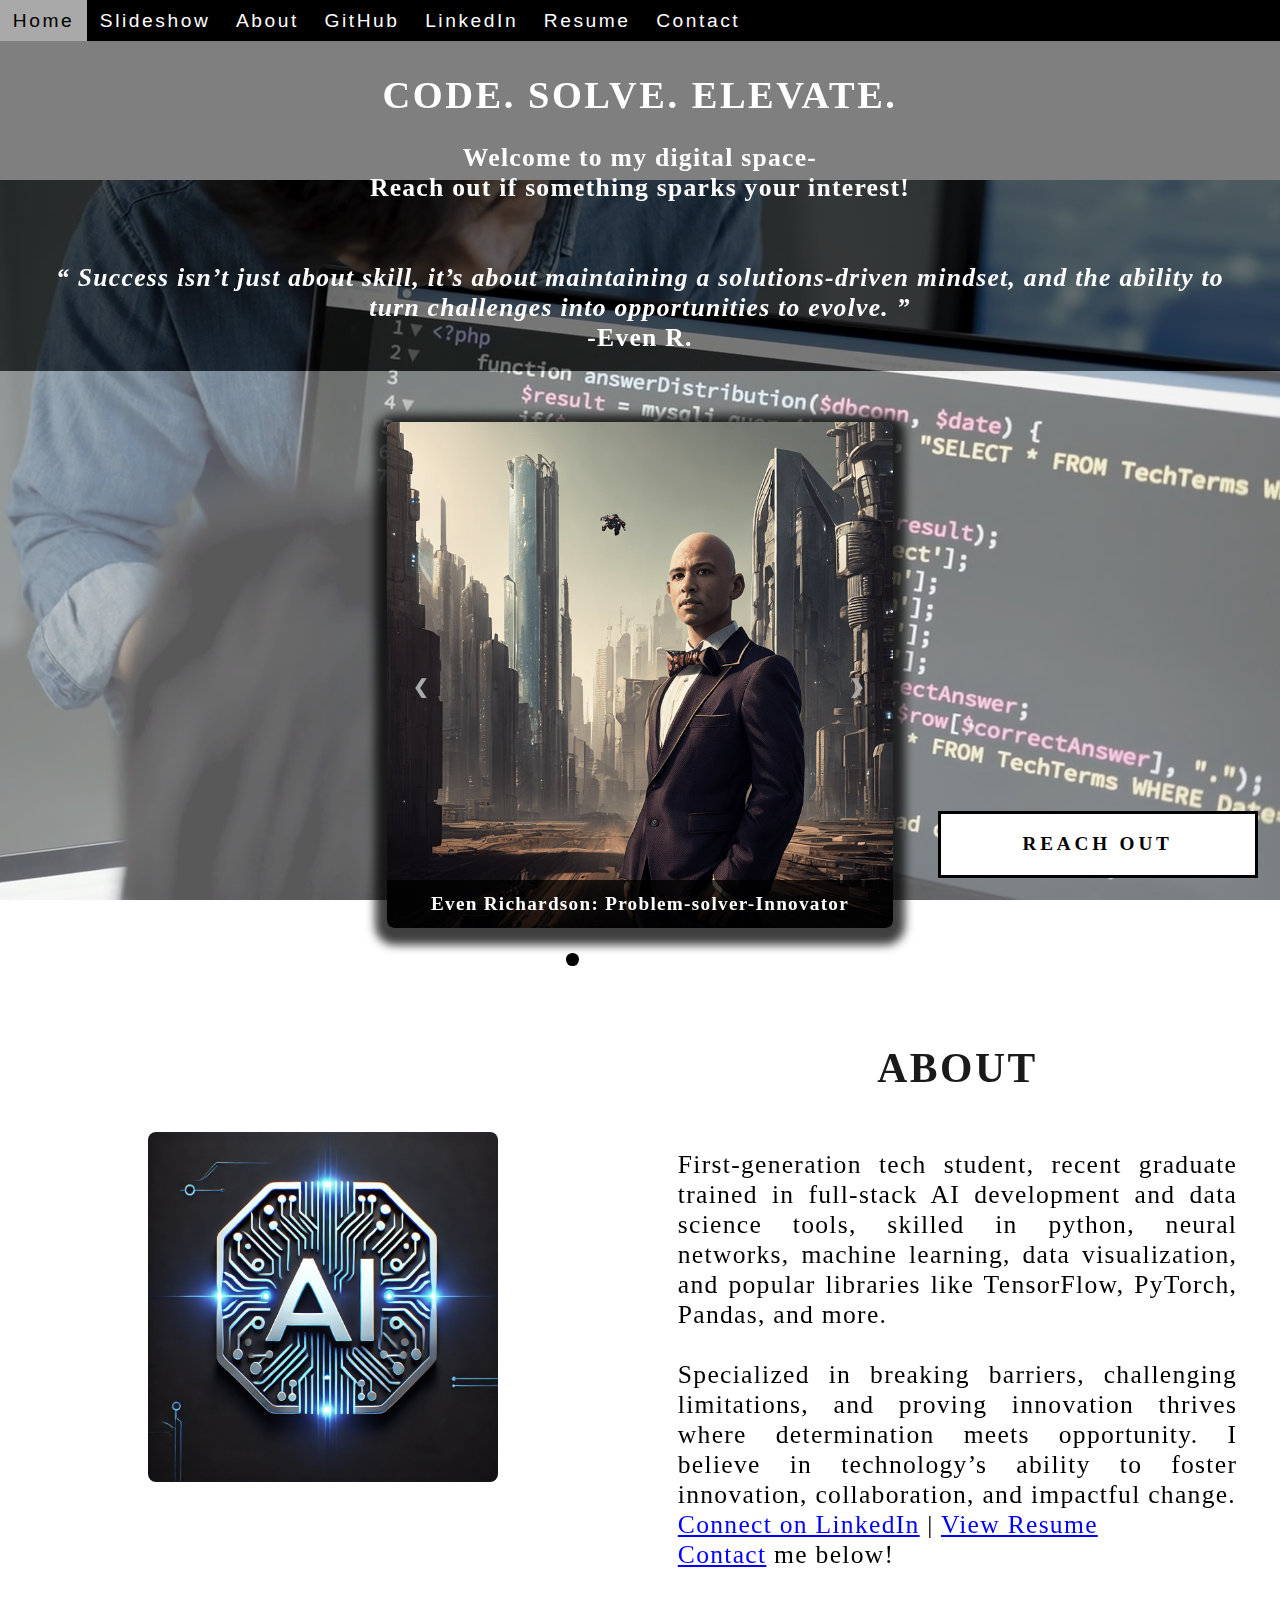
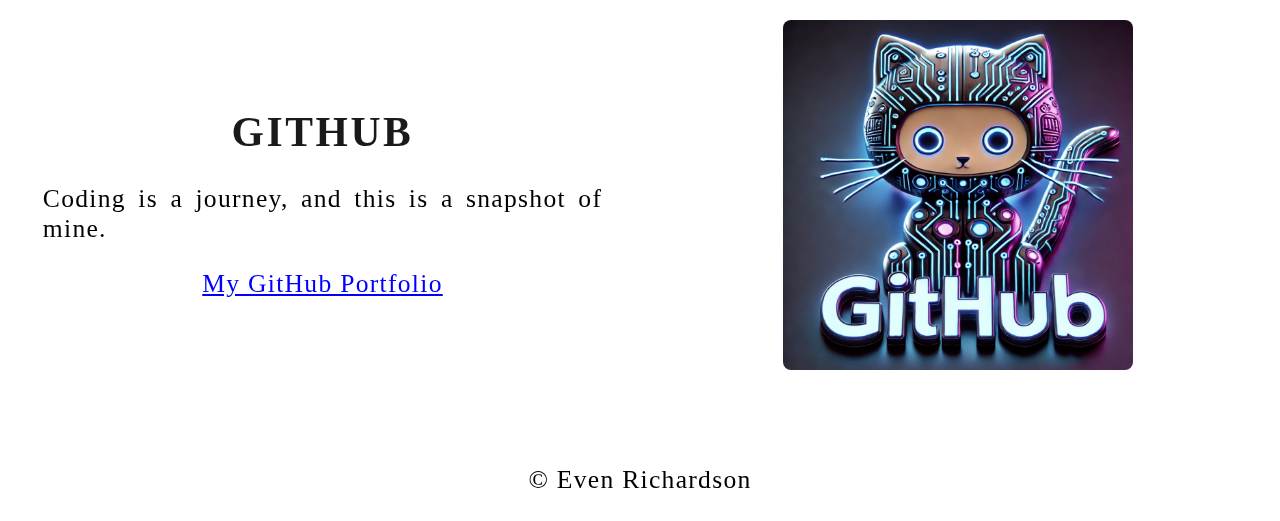
<file: index.html>
<!DOCTYPE html>
<html>
  <!--HEAD-->
  <head>
    <meta charset="UTF-8" />
    <meta name="viewport" content="width=device-width" />
    <title>Even Richardson</title>
    <!-- <link rel="stylesheet" type="text/css" href="CSS/style.css" /> -->
    <link rel="stylesheet" type="text/css" href="CSS/portfolio.css?v=1.1" />

    <link rel="icon" href="Images/favicon.ico" type="image/x-icon" />
    <link rel="icon" href="Images/favicon.png" type="image/png" />
    <link rel="apple-touch-icon" href="Images/apple-touch-icon.png" />
  </head>

  <!--BODY-->
  <body class="Background">
    <!--NAVBAR-->
    <div class="Navbar">
      <a class="active" href="#Home">Home</a>
      <a href="#Slideshow">Slideshow</a>
      <a href="#About">About</a>
      <a href="#GitHub">GitHub</a>
      <a href="https://www.linkedin.com/in/wiseinvestment/" target="_blank">LinkedIn</a>
      <a href="resume.html" target="_blank">Resume</a>
      <a onclick="openForm()" ondblclick="closeForm()" class="contact"
        >Contact</a
      >
    </div>

    <!--Background video-->
    <div id="Home">
      <video autoplay muted loop id="Typing_Video">
        <source src="Images/Video/Teamwork.mp4" type="video/mp4" />
        <track
          src="subtitles.vtt"
          kind="subtitles"
          srclang="en"
          label="English" />
        <!--Display message if video fails to run-->
        Your browser does not support HTML5 video
      </video>
    </div>

    <!--Video text-->
    <div class="Video_Text">
      <h1 class="white-text">Code. Solve. Elevate.</h1>
      <strong>
        <p class="center">
          Welcome to my digital space- <br />
          Reach out if something sparks your interest!
          <br />
          <br />
          <br />
          <q>
            Success isn’t just about skill, it’s about maintaining a
            solutions-driven mindset, and the ability to turn challenges into
            opportunities to evolve.
          </q>
          <br />
          -Even R.
        </p>
      </strong>
    </div>

    <!-- Slideshow Section -->
    <div id="Slideshow">
      <div id="Slideshow_Background">
        <div id="Slideshow_Container">
          <!-- Slide 1 of 6 -->
          <div class="mySlides fade">
            <img
              class="Slideshow_Images"
              src="Images/Evenwyne.png"
              alt="Dramatized picture of the webpage creator in a suit in front of a backdrop of a futuristic landscape. 
              visonary, innovative, trendsetting, hardworking, and dressed to a tee." />
            <div class="text">Even Richardson: Problem-solver-Innovator</div>
          </div>
          <!-- Slide 2 of 6 -->
          <div class="mySlides fade">
            <img
              class="Slideshow_Images"
              src="Images/JavaScript.png"
              alt="Futuristic black and gold, custom JS logo, generated through prompt engineering." />
            <div class="text">Empowering Innovation with JavaScript</div>
          </div>
          <!-- Slide 3 of 6 -->
          <div class="mySlides fade">
            <img
              class="Slideshow_Images"
              src="Images/Python.png"
              alt="Custom, 3D Python logo, simple yet elegant, no lettering." />
            <div class="text">
              Transforming Ideas into Intelligent Solutions
            </div>
          </div>
          <!-- Slide 4 of 6 -->
          <div class="mySlides fade">
            <img
              class="Slideshow_Images"
              src="Images/NoSQL.png"
              alt="Custom NoSQL logo centered on a computer chip, 
            shellacked-powder blue and the same color curcuits running up and down outward on top
             and bottom of it, with red curcuits underneath it" />
            <div class="text">
              Building Scalable, Flexible, & Future-Ready Databases
            </div>
          </div>
          <!-- Slide 5 of 6 -->
          <div class="mySlides fade">
            <img
              class="Slideshow_Images"
              src="Images/React.png"
              alt="Futuristic black and blue custom React logo, with a subtle 'refact' written on the wall in the background" />
            <div class="text">
              Crafting Seamless User Interfaces for Dynamic Web Experiences
            </div>
          </div>
          <!-- Slide 6 of 6 -->
          <div class="mySlides fade">
            <img
              class="Slideshow_Images"
              src="Images/MongoDB.png"
              alt="Custom, elegant MongoDB logo, fading shellacked-poweder blue built on a cuircuit, with components lit up, and 
              some not, slightly resembling 'The Tree of Life" />
            <div class="text">Powering Agile Data Solutions</div>
          </div>
          <!-- Previous and Next Buttons -->
          <a class="Previous" onclick="plusSlides(-1)">&#10094;</a>
          <a class="Next" onclick="plusSlides(1)">&#10095;</a>
        </div>
        <br />
        <!-- Adds a space between the slideshow images and the dots -->

        <!-- Slideshow dots (these are another way for users to navigate through the slideshow) -->
        <div style="text-align: center">
          <span class="dot" onclick="currentSlide(1)"></span>
          <span class="dot" onclick="currentSlide(2)"></span>
          <span class="dot" onclick="currentSlide(3)"></span>
          <span class="dot" onclick="currentSlide(4)"></span>
          <span class="dot" onclick="currentSlide(5)"></span>
          <span class="dot" onclick="currentSlide(6)"></span>
        </div>
      </div>
    </div>

    <!--About section-->
    <div class="grid-container">
      <!--Left column-->
      <div class="About">
        <img
          src="Images/AI.png"
          alt="A sleek, futuristic AI logo shaped like an octagon, symbolizing balance and adaptability. The metallic design features intricate circuitry patterns, resembling neural connections, converging toward the bold, central letters ‘AI.’ Electric blue light surges illuminate key points, representing intelligence, innovation, and breakthrough moments in artificial intelligence. The brushed metal texture conveys strength and endurance, emphasizing AI’s ever-evolving presence in technology and society. -->
            " />
      </div>
      <!--Right Column-->
      <div id="About">
        <h1>About</h1>
        <p>
          <br />First-generation tech student, recent graduate trained in
          full-stack AI development and data science tools, skilled in python,
          neural networks, machine learning, data visualization, and popular
          libraries like TensorFlow, PyTorch, Pandas, and more. <br />

          <!-- <a href="https://www.learncodinganywhere.com" target="_blank"
              >[The Tech Academy]</a
            > -->
          <br />
          Specialized in breaking barriers, challenging limitations, and
          proving innovation thrives where determination meets opportunity. I
          believe in technology’s ability to foster innovation, collaboration,
          and impactful change.
          <br />
          <a href="https://www.linkedin.com/in/wiseinvestment/" target="_blank">Connect on LinkedIn</a> |
          <a href="resume.html" target="_blank">View Resume</a>
          <br />
          <a onclick="openForm()" class="contact">Contact</a> me below!
        </p>
      </div>

      <!--GitHub section-->
      <!--Left column-->
      <div id="GitHub">
        <h1>GitHub</h1>
        <p>
          Coding is a journey, and this is a snapshot of mine.
          <br />
        </p>

        <p class="center">
          <a href="https://github.com/evenmillz" target="_blank"
            >My GitHub Portfolio</a
          >
        </p>
      </div>
      <!--Right Column-->
      <div style="vertical-align: middle" class="GitHub">
        <a href="https://github.com/evenmillz" target="_blank"
          ><img src="Images/GitHub-Logo.png" alt="GitHub Logo"
        /></a>
      </div>
    </div>

    <!-- Contact Form -->
    <div id="Contact">
      <button onclick="openForm()" class="Pop_Up_Button">REACH OUT</button>
      <div class="form-popup" id="myForm">
        <form
          action="https://formspree.io/f/xjkkeayp"
          method="POST"
          class="form-container">
          <h1>Let’s Build Together</h1>
          <label for="name"><b>Name</b></label>
          <input
            type="text"
            placeholder="Introduce Yourself"
            name="name"
            required />
          <label for="phone"><b>Phone</b></label>
          <input type="text" placeholder="Your Phone Number" name="phone" />
          <label for="email"><b>Email</b></label>
          <input type="text" placeholder="Your Email" name="email" required />
          <label for="message"><b>Message</b></label>
          <input type="text" placeholder="Open Dialogue" name="message" />

          <button type="submit" class="btn">SEND</button>
          <button type="button" class="btn cancel" onclick="closeForm()">
            EXIT
          </button>
        </form>
      </div>
    </div>

    <!-- Footer section -->
    <footer>
      <p class="center">&copy Even Richardson</p>
    </footer>
    <script src="JS/main.js"></script>
  </body>
</html>
</file>
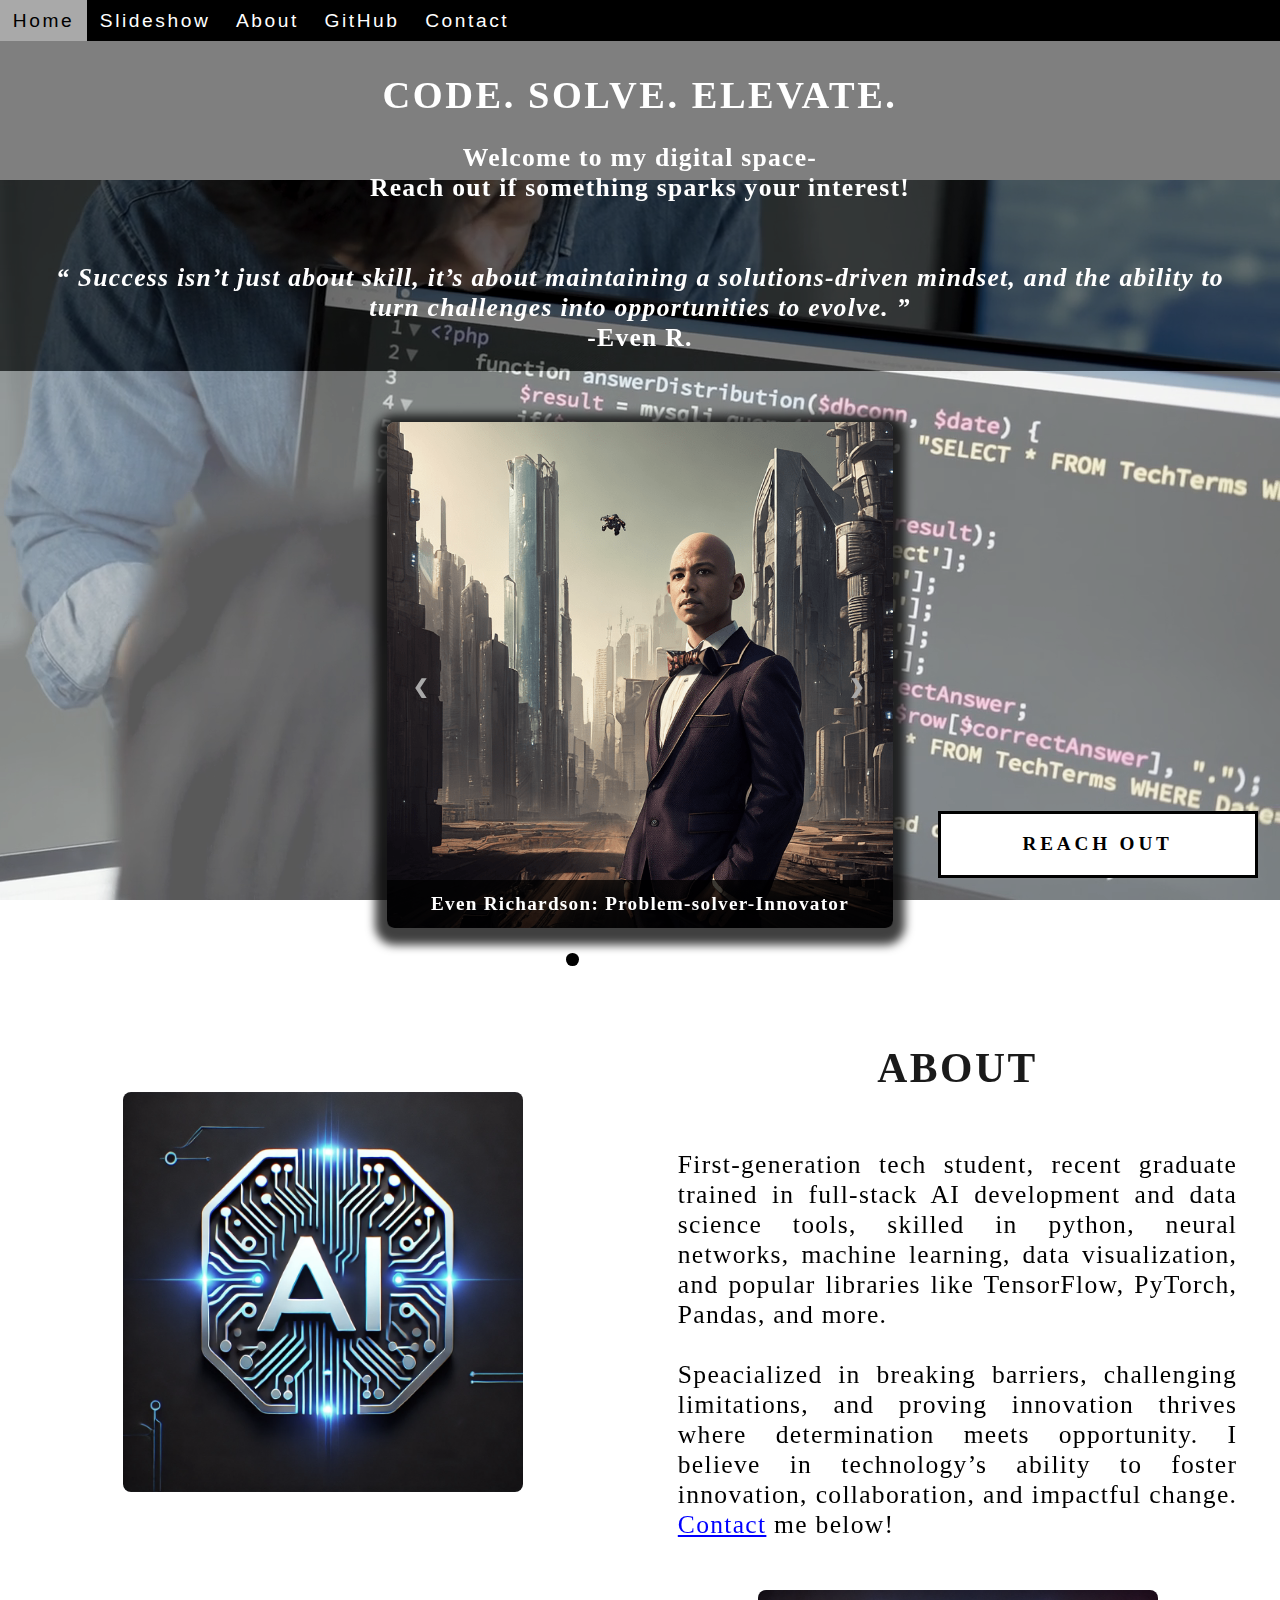
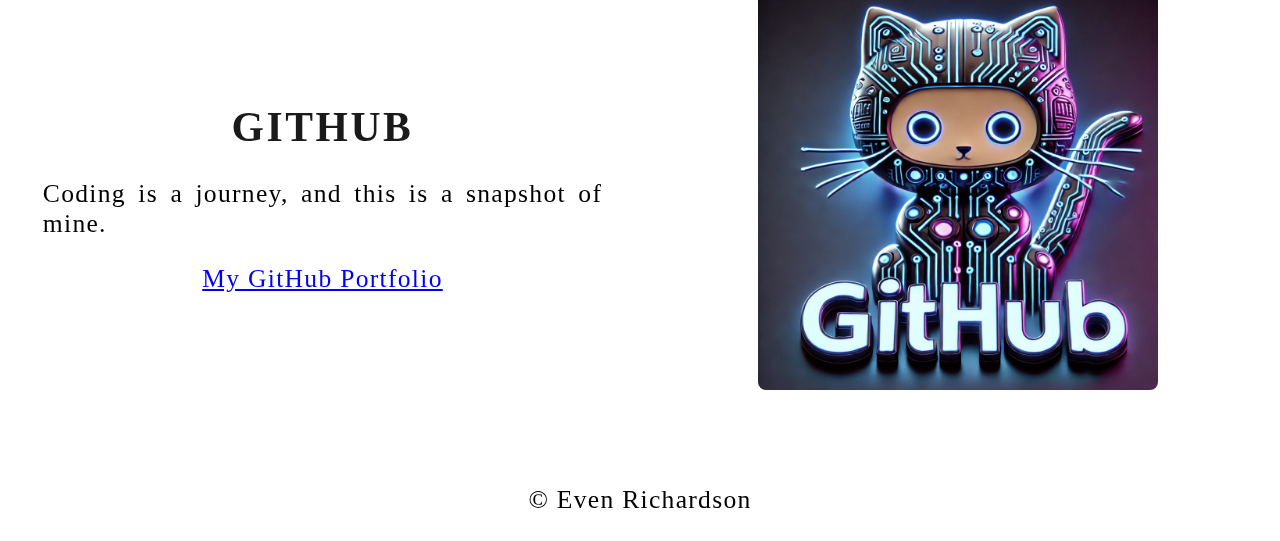
<file: Portfolio_Website/index.html>
<!DOCTYPE html>
<html>
  <!--HEAD-->
  <head>
    <meta charset="UTF-8" />
    <meta name="viewport" content="width=device-width" />
    <title>Even Richardson</title>
    <!-- <link rel="stylesheet" type="text/css" href="CSS/style.css" /> -->
    <link rel="stylesheet" type="text/css" href="CSS/portfolio.css" />

    <link rel="icon" href="Images/favicon.ico" type="image/x-icon" />
    <link rel="icon" href="Images/favicon.png" type="image/png" />
    <link rel="apple-touch-icon" href="Images/apple-touch-icon.png" />
  </head>

  <!--BODY-->
  <body class="Background">
    <!--NAVBAR-->
    <div class="Navbar">
      <a class="active" href="#Home">Home</a>
      <a href="#Slideshow">Slideshow</a>
      <a href="#About">About</a>
      <a href="#GitHub">GitHub</a>
      <a onclick="openForm()" ondblclick="closeForm()" class="contact"
        >Contact</a
      >
    </div>

    <!--Background video-->
    <div id="Home">
      <video autoplay muted loop id="Typing_Video">
        <source src="Images/Video/Teamwork.mp4" type="video/mp4" />
        <track
          src="subtitles.vtt"
          kind="subtitles"
          srclang="en"
          label="English" />
        <!--Display message if video fails to run-->
        Your browser does not support HTML5 video
      </video>
    </div>

    <!--Video text-->
    <div class="Video_Text">
      <h1 class="white-text">Code. Solve. Elevate.</h1>
      <strong>
        <p class="center">
          Welcome to my digital space- <br />
          Reach out if something sparks your interest!
          <br />
          <br />
          <br />
          <q>
            Success isn’t just about skill, it’s about maintaining a
            solutions-driven mindset, and the ability to turn challenges into
            opportunities to evolve.
          </q>
          <br />
          -Even R.
        </p>
      </strong>
    </div>

    <!-- Slideshow Section -->
    <div id="Slideshow">
      <div id="Slideshow_Background">
        <div id="Slideshow_Container">
          <!-- Slide 1 of 6 -->
          <div class="mySlides fade">
            <img
              class="Slideshow_Images"
              src="Images/Evenwyne.png"
              alt="Dramatized picture of the webpage creator in a suit in front of a backdrop of a futuristic landscape. 
              visonary, innovative, trendsetting, hardworking, and dressed to a tee." />
            <div class="text">Even Richardson: Problem-solver-Innovator</div>
          </div>
          <!-- Slide 2 of 6 -->
          <div class="mySlides fade">
            <img
              class="Slideshow_Images"
              src="Images/JavaScript.png"
              alt="Futuristic black and gold, custom JS logo, generated through prompt engineering." />
            <div class="text">Empowering Innovation with JavaScript</div>
          </div>
          <!-- Slide 3 of 6 -->
          <div class="mySlides fade">
            <img
              class="Slideshow_Images"
              src="Images/Python.png"
              alt="Custom, 3D Python logo, simple yet elegant, no lettering." />
            <div class="text">
              Transforming Ideas into Intelligent Solutions
            </div>
          </div>
          <!-- Slide 4 of 6 -->
          <div class="mySlides fade">
            <img
              class="Slideshow_Images"
              src="Images/NoSQL.png"
              alt="Custom NoSQL logo centered on a computer chip, 
            shellacked-powder blue and the same color curcuits running up and down outward on top
             and bottom of it, with red curcuits underneath it" />
            <div class="text">
              Building Scalable, Flexible, & Future-Ready Databases
            </div>
          </div>
          <!-- Slide 5 of 6 -->
          <div class="mySlides fade">
            <img
              class="Slideshow_Images"
              src="Images/React.png"
              alt="Futuristic black and blue custom React logo, with a subtle 'refact' written on the wall in the background" />
            <div class="text">
              Crafting Seamless User Interfaces for Dynamic Web Experiences
            </div>
          </div>
          <!-- Slide 6 of 6 -->
          <div class="mySlides fade">
            <img
              class="Slideshow_Images"
              src="Images/MongoDB.png"
              alt="Custom, elegant MongoDB logo, fading shellacked-poweder blue built on a cuircuit, with components lit up, and 
              some not, slightly resembling 'The Tree of Life" />
            <div class="text">Powering Agile Data Solutions</div>
          </div>
          <!-- Previous and Next Buttons -->
          <a class="Previous" onclick="plusSlides(-1)">&#10094;</a>
          <a class="Next" onclick="plusSlides(1)">&#10095;</a>
        </div>
        <br />
        <!-- Adds a space between the slideshow images and the dots -->

        <!-- Slideshow dots (these are another way for users to navigate through the slideshow) -->
        <div style="text-align: center">
          <span class="dot" onclick="currentSlide(1)"></span>
          <span class="dot" onclick="currentSlide(2)"></span>
          <span class="dot" onclick="currentSlide(3)"></span>
          <span class="dot" onclick="currentSlide(4)"></span>
          <span class="dot" onclick="currentSlide(5)"></span>
          <span class="dot" onclick="currentSlide(6)"></span>
        </div>
      </div>
    </div>

    <!--About section-->
    <div class="grid-container">
      <!--Left column-->
      <div class="About">
        <img
          src="Images/AI.png"
          alt="A sleek, futuristic AI logo shaped like an octagon, symbolizing balance and adaptability. The metallic design features intricate circuitry patterns, resembling neural connections, converging toward the bold, central letters ‘AI.’ Electric blue light surges illuminate key points, representing intelligence, innovation, and breakthrough moments in artificial intelligence. The brushed metal texture conveys strength and endurance, emphasizing AI’s ever-evolving presence in technology and society. -->
            " />
      </div>
      <!--Right Column-->
      <div id="About">
        <h1>About</h1>
        <p>
          <br />First-generation tech student, recent graduate trained in
          full-stack AI development and data science tools, skilled in python,
          neural networks, machine learning, data visualization, and popular
          libraries like TensorFlow, PyTorch, Pandas, and more. <br />

          <!-- <a href="https://www.learncodinganywhere.com" target="_blank"
              >[The Tech Academy]</a
            > -->
          <br />
          Speacialized in breaking barriers, challenging limitations, and
          proving innovation thrives where determination meets opportunity. I
          believe in technology’s ability to foster innovation, collaboration,
          and impactful change.
          <a onclick="openForm()" class="contact">Contact</a> me below!
        </p>
      </div>

      <!--GitHub section-->
      <!--Left column-->
      <div id="GitHub">
        <h1>GitHub</h1>
        <p>
          Coding is a journey, and this is a snapshot of mine.
          <br />
        </p>

        <p class="center">
          <a href="https://github.com/evenmillz" target="_blank"
            >My GitHub Portfolio</a
          >
        </p>
      </div>
      <!--Right Column-->
      <div style="vertical-align: middle" class="GitHub">
        <a href="https://github.com/evenmillz" target="_blank"
          ><img src="Images/GitHub-Logo.png" alt="GitHub Logo"
        /></a>
      </div>
    </div>

    <!-- Contact Form -->
    <div id="Contact">
      <button onclick="openForm()" class="Pop_Up_Button">REACH OUT</button>
      <div class="form-popup" id="myForm">
        <form
          action="https://formspree.io/f/xjkkeayp"
          method="POST"
          class="form-container">
          <h1>Let’s Build Together</h1>
          <label for="name"><b>Name</b></label>
          <input
            type="text"
            placeholder="Introduce Yourself"
            name="name"
            required />
          <label for="phone"><b>Phone</b></label>
          <input type="text" placeholder="Your Phone Number" name="phone" />
          <label for="email"><b>Email</b></label>
          <input type="text" placeholder="Your Email" name="email" required />
          <label for="message"><b>Message</b></label>
          <input type="text" placeholder="Open Dialogue" name="message" />

          <button type="submit" class="btn">SEND</button>
          <button type="button" class="btn cancel" onclick="closeForm()">
            EXIT
          </button>
        </form>
      </div>
    </div>

    <!-- Footer section -->
    <footer>
      <p class="center">&copy Even Richardson</p>
    </footer>
    <script src="JS/main.js"></script>
  </body>
</html>
</file>
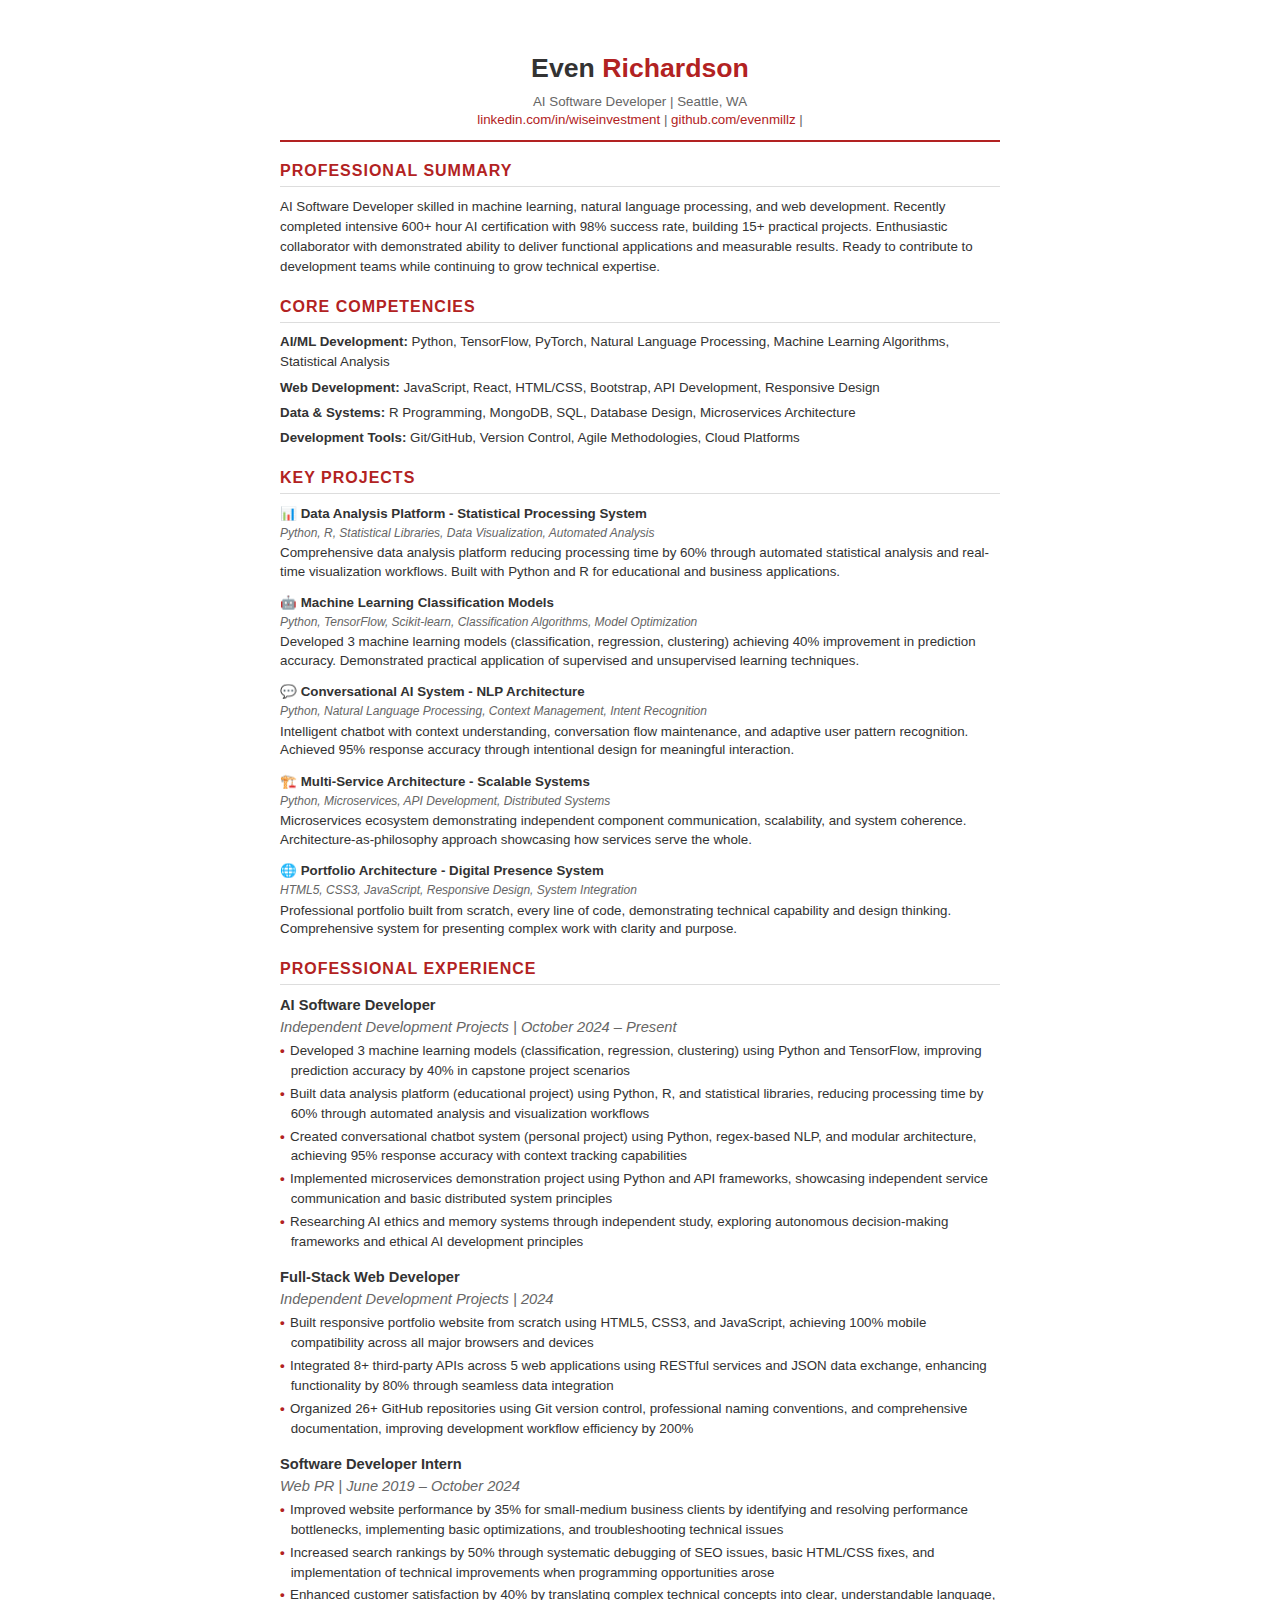
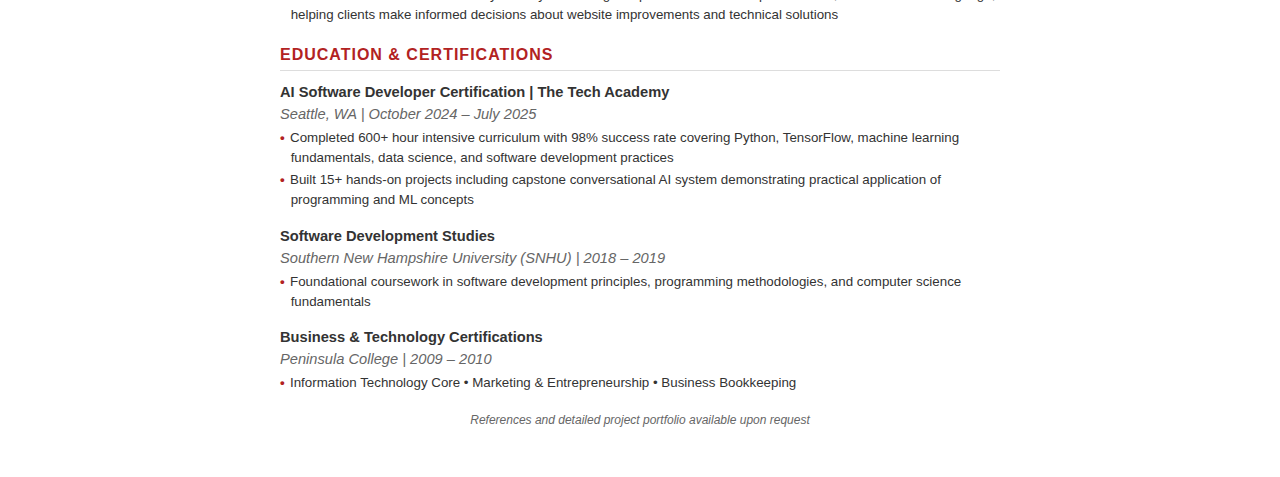
<file: resume.html>
<!DOCTYPE html>
<html lang="en">
<head>
    <meta charset="UTF-8">
    <meta name="viewport" content="width=device-width, initial-scale=1.0">
    <title>Even Richardson - Resume</title>
    <style>
        * {
            margin: 0;
            padding: 0;
            box-sizing: border-box;
        }
        
        body {
            font-family: 'Segoe UI', Tahoma, Geneva, Verdana, sans-serif;
            line-height: 1.5;
            color: #333;
            max-width: 8.5in;
            margin: 0 auto;
            padding: 0.5in;
            background: white;
            font-size: 11pt;
        }
        
        .header {
            text-align: center;
            margin-bottom: 1.2em;
            border-bottom: 2px solid #B22222;
            padding-bottom: 0.8em;
        }
        
        .header h1 {
            font-size: 20pt;
            color: #333;
            margin-bottom: 0.2em;
            font-weight: 700;
        }
        
        .header .last-name {
            color: #B22222;
        }
        
        .contact-info {
            font-size: 10pt;
            color: #666;
            line-height: 1.3;
        }
        
        .contact-info a {
            color: #B22222;
            text-decoration: none;
        }
        
        .section {
            margin-bottom: 1.2em;
        }
        
        .section-title {
            font-size: 12pt;
            font-weight: bold;
            color: #B22222;
            text-transform: uppercase;
            letter-spacing: 1px;
            border-bottom: 1px solid #ddd;
            padding-bottom: 0.2em;
            margin-bottom: 0.6em;
        }
        
        .experience-item {
            margin-bottom: 1em;
        }
        
        .job-title {
            font-weight: bold;
            font-size: 11pt;
            color: #333;
        }
        
        .job-details {
            color: #666;
            font-style: italic;
            margin-bottom: 0.2em;
        }
        
        .bullet-point {
            margin-bottom: 0.2em;
            padding-left: 0.8em;
            text-indent: -0.8em;
            font-size: 10pt;
        }
        
        .red-bullet {
            color: #B22222;
            font-weight: bold;
            margin-right: 0.4em;
        }
        
        .skills-grid p {
            margin-bottom: 0.4em;
            font-size: 10pt;
        }
        
        .skills-grid strong {
            color: #333;
        }
        
        .project-item {
            margin-bottom: 0.8em;
        }
        
        .project-title {
            font-weight: bold;
            color: #333;
            font-size: 10pt;
        }
        
        .project-tech {
            color: #666;
            font-style: italic;
            font-size: 9pt;
            margin-bottom: 0.2em;
        }
        
        .project-description {
            font-size: 10pt;
            line-height: 1.4;
        }
        
        @media print {
            body {
                padding: 0.3in;
                font-size: 10pt;
            }
        }
    </style>
</head>
<body>
    <div class="header">
        <h1>Even <span class="last-name">Richardson</span></h1>
        <div class="contact-info">
            AI Software Developer | Seattle, WA<br>
            <a href="https://www.linkedin.com/in/wiseinvestment/">linkedin.com/in/wiseinvestment</a> | 
            <a href="https://github.com/evenmillz">github.com/evenmillz</a> | 
        </div>
    </div>

    <div class="section">
        <div class="section-title">Professional Summary</div>
        <p style="font-size: 10pt; margin-bottom: 0.8em;">
            AI Software Developer skilled in machine learning, natural language processing, and web development. 
            Recently completed intensive 600+ hour AI certification with 98% success rate, building 15+ practical projects. 
            Enthusiastic collaborator with demonstrated ability to deliver functional applications and measurable results. 
            Ready to contribute to development teams while continuing to grow technical expertise.
        </p>
    </div>

    <div class="section">
        <div class="section-title">Core Competencies</div>
        <div class="skills-grid">
            <p><strong>AI/ML Development:</strong> Python, TensorFlow, PyTorch, Natural Language Processing, Machine Learning Algorithms, Statistical Analysis</p>
            <p><strong>Web Development:</strong> JavaScript, React, HTML/CSS, Bootstrap, API Development, Responsive Design</p>
            <p><strong>Data & Systems:</strong> R Programming, MongoDB, SQL, Database Design, Microservices Architecture</p>
            <p><strong>Development Tools:</strong> Git/GitHub, Version Control, Agile Methodologies, Cloud Platforms</p>
        </div>
    </div>

    <div class="section">
        <div class="section-title">Key Projects</div>
        
        <div class="project-item">
            <div class="project-title">📊 Data Analysis Platform - Statistical Processing System</div>
            <div class="project-tech">Python, R, Statistical Libraries, Data Visualization, Automated Analysis</div>
            <div class="project-description">Comprehensive data analysis platform reducing processing time by 60% through automated statistical analysis and real-time visualization workflows. Built with Python and R for educational and business applications.</div>
        </div>
        
        <div class="project-item">
            <div class="project-title">🤖 Machine Learning Classification Models</div>
            <div class="project-tech">Python, TensorFlow, Scikit-learn, Classification Algorithms, Model Optimization</div>
            <div class="project-description">Developed 3 machine learning models (classification, regression, clustering) achieving 40% improvement in prediction accuracy. Demonstrated practical application of supervised and unsupervised learning techniques.</div>
        </div>
        
        <div class="project-item">
            <div class="project-title">💬 Conversational AI System - NLP Architecture</div>
            <div class="project-tech">Python, Natural Language Processing, Context Management, Intent Recognition</div>
            <div class="project-description">Intelligent chatbot with context understanding, conversation flow maintenance, and adaptive user pattern recognition. Achieved 95% response accuracy through intentional design for meaningful interaction.</div>
        </div>
        
        <div class="project-item">
            <div class="project-title">🏗️ Multi-Service Architecture - Scalable Systems</div>
            <div class="project-tech">Python, Microservices, API Development, Distributed Systems</div>
            <div class="project-description">Microservices ecosystem demonstrating independent component communication, scalability, and system coherence. Architecture-as-philosophy approach showcasing how services serve the whole.</div>
        </div>
        
        <div class="project-item">
            <div class="project-title">🌐 Portfolio Architecture - Digital Presence System</div>
            <div class="project-tech">HTML5, CSS3, JavaScript, Responsive Design, System Integration</div>
            <div class="project-description">Professional portfolio built from scratch, every line of code, demonstrating technical capability and design thinking. Comprehensive system for presenting complex work with clarity and purpose.</div>
        </div>
    </div>

    <div class="section">
        <div class="section-title">Professional Experience</div>
        
        <div class="experience-item">
            <div class="job-title">AI Software Developer</div>
            <div class="job-details">Independent Development Projects | October 2024 – Present</div>
            <div class="bullet-point"><span class="red-bullet">•</span>Developed 3 machine learning models (classification, regression, clustering) using Python and TensorFlow, improving prediction accuracy by 40% in capstone project scenarios</div>
            <div class="bullet-point"><span class="red-bullet">•</span>Built data analysis platform (educational project) using Python, R, and statistical libraries, reducing processing time by 60% through automated analysis and visualization workflows</div>
            <div class="bullet-point"><span class="red-bullet">•</span>Created conversational chatbot system (personal project) using Python, regex-based NLP, and modular architecture, achieving 95% response accuracy with context tracking capabilities</div>
            <div class="bullet-point"><span class="red-bullet">•</span>Implemented microservices demonstration project using Python and API frameworks, showcasing independent service communication and basic distributed system principles</div>
            <div class="bullet-point"><span class="red-bullet">•</span>Researching AI ethics and memory systems through independent study, exploring autonomous decision-making frameworks and ethical AI development principles</div>
        </div>
        
        <div class="experience-item">
            <div class="job-title">Full-Stack Web Developer</div>
            <div class="job-details">Independent Development Projects | 2024</div>
            <div class="bullet-point"><span class="red-bullet">•</span>Built responsive portfolio website from scratch using HTML5, CSS3, and JavaScript, achieving 100% mobile compatibility across all major browsers and devices</div>
            <div class="bullet-point"><span class="red-bullet">•</span>Integrated 8+ third-party APIs across 5 web applications using RESTful services and JSON data exchange, enhancing functionality by 80% through seamless data integration</div>
            <div class="bullet-point"><span class="red-bullet">•</span>Organized 26+ GitHub repositories using Git version control, professional naming conventions, and comprehensive documentation, improving development workflow efficiency by 200%</div>
        </div>
        
        <div class="experience-item">
            <div class="job-title">Software Developer Intern</div>
            <div class="job-details">Web PR | June 2019 – October 2024</div>
            <div class="bullet-point"><span class="red-bullet">•</span>Improved website performance by 35% for small-medium business clients by identifying and resolving performance bottlenecks, implementing basic optimizations, and troubleshooting technical issues</div>
            <div class="bullet-point"><span class="red-bullet">•</span>Increased search rankings by 50% through systematic debugging of SEO issues, basic HTML/CSS fixes, and implementation of technical improvements when programming opportunities arose</div>
            <div class="bullet-point"><span class="red-bullet">•</span>Enhanced customer satisfaction by 40% by translating complex technical concepts into clear, understandable language, helping clients make informed decisions about website improvements and technical solutions</div>
        </div>
    </div>

    <div class="section">
        <div class="section-title">Education & Certifications</div>
        
        <div class="experience-item">
            <div class="job-title">AI Software Developer Certification | The Tech Academy</div>
            <div class="job-details">Seattle, WA | October 2024 – July 2025</div>
            <div class="bullet-point"><span class="red-bullet">•</span>Completed 600+ hour intensive curriculum with 98% success rate covering Python, TensorFlow, machine learning fundamentals, data science, and software development practices</div>
            <div class="bullet-point"><span class="red-bullet">•</span>Built 15+ hands-on projects including capstone conversational AI system demonstrating practical application of programming and ML concepts</div>
        </div>
        
        <div class="experience-item">
            <div class="job-title">Software Development Studies</div>
            <div class="job-details">Southern New Hampshire University (SNHU) | 2018 – 2019</div>
            <div class="bullet-point"><span class="red-bullet">•</span>Foundational coursework in software development principles, programming methodologies, and computer science fundamentals</div>
        </div>
        
        <div class="experience-item">
            <div class="job-title">Business & Technology Certifications</div>
            <div class="job-details">Peninsula College | 2009 – 2010</div>
            <div class="bullet-point"><span class="red-bullet">•</span>Information Technology Core • Marketing & Entrepreneurship • Business Bookkeeping</div>
        </div>
    </div>

    <div style="text-align: center; font-style: italic; color: #666; margin-top: 1em; font-size: 9pt;">
        References and detailed project portfolio available upon request
    </div>
</body>
</html>
</file>
<file: CSS/portfolio.css>
/***** General Style *****/

/* Applies settings to the whole webpage */
html {
    /* Makes scrolling smoother when clicking navbar links */
    scroll-behavior: smooth; 
}

/* Styling for the body of the page */
body {
    /* Removes default margin to make the site cover the full screen */
    margin: 0%; 
    
    /* Works with transition to make a fade-in effect */
    opacity: 1; 
    
    /* Makes the page fade in over 3 seconds */
    transition: 3s opacity; 
    
    /* Adjusts spacing between letters based on screen size */
    letter-spacing: .2vw; 
    
    /* Sets the default font */
    font-family: Avant Garde, Helvetica; 
    
    /* Adjusts text size relative to screen width */
    font-size: 1.5vw; 
    
    /* Stops horizontal scrolling */
    overflow-x: hidden; 
    
    /* Prevents users from selecting/highlighting text */
    user-select: none; 
}

/* Controls fade effect when page is loading */
body.fade-out {
    /* Starts with lower opacity before transitioning in */
    opacity: .1; 
}

/* Styling for H1 headings */
h1 {
    /* Converts all H1 text to uppercase */
    text-transform: uppercase; 
    
    /* Defines font for H1 elements */
    font-family: "Trebuchet MS", Optima; 
    
    /* Aligns all H1 elements in the center */
    text-align: center; 
    
    /* Adds space above H1 elements */
    margin-top: 3%; 
    
    /* Defines text color */
    color: #1a1a1a; 
}

/* Hover effect for H1 elements */
h1:hover {
    /* Adds a slight gray effect on hover */
    filter: grayscale(5%); 
    
    /* Increases text size slightly when hovered over */
    transform: scale(1.1); 
    
    /* Makes the change smooth over 1 second */
    transition: transform 1s; 
}

/* Styling for portfolio title text */
.white-text {
    /* Makes the portfolio title text white */
    color: #fff; 
    padding: auto;
}

/* Paragraph styling */
p {
    /* Sets the font type */
    font-family: Perpetua, Rockwell Extra Bold; 
    
    /* Aligns paragraph text evenly */
    text-align: justify; 
    
    /* Slightly spaces out the letters */
    letter-spacing: .1vw; 
    
    /* Adjusts font size based on viewport width */
    font-size: 2.5vw; 
    
     /* Adds padding on the left side */
    padding-left: 1vw;

    /* Adds padding on the right side */
    padding-right: 1vw; 
}

/* Hover effect for paragraphs */
p:hover {
    /* Makes effect last for 1 second */
    transition: transform 1s; 
    
    /* Slightly enlarges text when hovered over */
    transform: scale(1.01); 
}

/* Centers text elements */
.center {
    /* Aligns text to the center */
    text-align: center; 
    margin: 0px;
}

/* Hover effect for centered text */
.center:hover {
    /* Slows down scaling effect */
    transition: transform 2s; 
    
    /* Slightly increases size when hovered */
    transform: scale(1.1); 
}

/* Styling for links */
a {

    /* Makes links appear blue */
    color: blue; 

    /* Changes cursor to pointer when hovered over */
    cursor: pointer; 

    /* Underlines all links */
    text-decoration: underline; 
}

/* Quote element styling */
q {
    /* Makes quoted text italicized */
    font-style: italic; 
}

/* Styling for images */
img {

    /* Removes some color from images */
    filter: grayscale(25%); 

    /* Slightly rounds the image corners */
    border-radius: 8px; 

    /* Keeps images within their container */
    max-width: 100%; 


    max-height: 100%;

    /* Ensures images can be centered */
    display: block; 

    /* Centers images */
    margin: auto auto auto auto; 

    /* Works in conjunction with the hover effect to enlarge image slightly upon hover */
    transition: transform 1s ease-in-out;
}

/* Hover effect for images */
img:hover {

    /* Restores most of the image’s color when hovered */
    filter: grayscale(5%); 

    /* Enlarges the image when hovering over it */
    transform: scale(1.1)
}

/* Styling for the footer */
footer {

    /* Adds padding equal to 2% of the element’s width */
    padding: 2%; 

    /* Sets footer background color */
    background-color: white; 
}

/***** End of General Styling *****/

/***** Navbar Styling *****/

/* Main Navbar Container */
.Navbar {

    /* Hides any content that goes beyond the navbar’s limits */
    overflow: hidden; 

    /* Sets the navbar background color to black */
    background-color: black; 

    /* Keeps the navbar fixed at the top while scrolling */
    position: fixed; 
    top: 0;

    /* Makes the navbar stretch across the full width of the page */
    width: 100%; 

    /* Ensures the navbar stays above other elements */
    z-index: 1; 

     /* Adds animation for Safari browsers */
    -webkit-animation: moveNav 5s;

    /* Animates the navbar moving into place */
    animation: moveNav 5s; 
}

/* Animates the Navbar sliding in from the left */
@keyframes moveNav {
    from {left: -100vw;}
    to {left: 0vw;}
}

/* Navbar Links Styling */
.Navbar a {

    /* Positions the links from left to right */
    float: left; 

    /* Ensures links appear as clickable blocks */
    display: block; 

    /* Makes link text white */
    color: white; 

    /* Adds spacing around the links */
    padding: .75vw 1vw; 

    /* Removes the underline from links */
    text-decoration: none; 

    /* Sets font style for navbar links */
    font-family: Avant Garde, Helvetica; 

    /* Makes text size responsive */
    font-size: 1.5vw; 

    /* Centers text within each link */
    text-align: center; 

    /* Positions text relative to normal flow, allowing animation effects */
    position: relative;

    /* Applies animation to smoothly move text into position (Safari support) */
    -webkit-animation: moveNavText 5.75s;

    /* Applies animation to smoothly move text into position */
    animation: moveNavText 5.75s;
    }

/* Animates Navbar Text appearing from above */
@keyframes moveNavText {
    from {top: -100vw;}
    to {top: 0vw;}
}

/* Navbar Link Hover Effect */
.Navbar a:hover {

    /* Changes background color on hover */
    background-color: #f4f4f4; 

     /* Changes text color on hover */
    color: black;

    /* Changes cursor to pointer */
    cursor: pointer; 

    /* Smooth transition effect */
    transition: 0.5s ease-in; 
}

/* Styling for the Active Navbar Button */
.Navbar a.active {

    /* Highlights the active page link */
    background-color: darkgray; 
}

/***** End of Navbar Styling *****/

/***** Video Styling *****/

/* Styling for the Background Video */
#Typing_Video {

    /* Keeps the video stuck to the screen while scrolling */
    position: fixed; 

    /* Puts the video on the right side */
    right: 0;

    /* Puts the video at the bottom */
    bottom: 0;

    /* Makes sure the video stretches across the whole screen */
    min-width: 100%; 

    /* Pushes the video behind everything else */
    z-index: -1; 
}


/* Styling for the Overlay Text on the Video */
.Video_Text {

    /* Adds a see-through black background behind the text */
    background: rgba(0, 0, 0, 0.5); 

    /* Makes the text color white so it stands out */
    color: white; 

    /* Makes sure the text block takes up the whole width */
    width: 100%; 

    /* Lets the height change based on the content */
    height: auto;

    /* Adds space inside the text block */
    padding: 2vh; 

    /* Pushes the text down a little from the top */
    margin-top: 2vh;

    /* Keeps the text in place relative to other elements */
    position: relative;

    /* Smoothly moves the text into place (Safari support) */
    -webkit-animation: moveVideoText 5.75s;

    /* Smoothly moves the text into place */
    animation: moveVideoText 5.75s;
}

/* Moves the text up from below the screen */
@keyframes moveVideoText {
    from {top: -100vw;}
    to {top: 0vw;}
}

/***** End of Video Styling *****/



/***** Slideshow Styling *****/

/* Background Styling for the Slideshow */
#Slideshow_Background {

    /* Adds a light, see-through white background over the video */ 
    background: rgba(255, 255, 255, 0.35);    
}

/* Slideshow Images */
.mySlides{

    /* Hides all slideshow images at first, JavaScript will show them when needed */
    display: none; 
}

/* Slideshow Container */
#Slideshow_Container {

    /* Sets width to adjust based on screen size */
    width: 39.5vw; 

    height: auto;

    /* Adds space above the slideshow */
    padding-top: 4%; 

    position: relative;

    /* Centers the slideshow on the page */
    margin: auto; 
}

/* Removes underline from previous/next buttons */
#Slideshow_Container a {
    text-decoration: none;
}

/* Styling for Slideshow Images */
.Slideshow_Images {

    /* Keeps images centered within the container */
    vertical-align: middle; 

    /* Adjusts height automatically so images don’t get stretched */
    height: auto;

    /* Adds a shadow effect around images */
    box-shadow: 0px 5px 10px 12px rgba(0, 0, 0, .75); 

    /* Makes sure images take up the full width of the container */
    width: 100%;
}

/* Navigation Buttons: Previous and Next */
.Previous, .Next {

    /* Changes cursor to pointer when hovering over buttons */
    cursor: pointer;

    /* Positions buttons inside the slideshow container */
    position: absolute;

    /* Moves the buttons to the middle of the slideshow */
    top: 50%; 

    /* Lets the button width adjust based on content */
    width: auto;

    /* Adds padding inside the buttons */
    padding: 2vw;

    /* Sets button color to dark gray */
    color: darkgray; 

    /* Makes text bold for better visibility */
    font-weight: bold;

    /* Adjusts font size based on screen size */
    font-size: 1.5vw;

    /* Rounds right corners of the buttons */
    border-radius: 0 3px 3px 0;

    /* Prevents users from highlighting text */
    user-select: none; 

    /* Smooth transition effect */
    transition: 0.6s ease; 
}

/* Styling for the Next Button */
.Next {

    /* Positions the next button on the right side of the slideshow */
    right: 0;

    /* Rounds the left corners of the next button */
    border-radius: 3px 0 0 3px;
}

/* Hover Effect for Navigation Buttons */
.Previous:hover, .Next:hover {

    /* Darkens background when hovered over */
    background-color: rgba(0, 0, 0, 0.8); 

    /* Turns text white for better contrast */
    color: white; 
}

/* Text Overlay for Slideshow */
.text {

    /* Sets text color to white so it’s readable */
    color: white;

    /* Adds padding around text */
    padding: 1vw;

    /* Positions text inside the slideshow image */
    position: absolute;

    /* Moves text to the bottom of the slideshow image */
    bottom: 0;

    /* Makes text stretch across the whole image */
    width: 100%; 

    /* Centers text horizontally */
    text-align: center;

    /* Defines the font style */
    font-family: Perpetua, Rockwell Extra Bold;

    /* Slightly spaces out letters */
    letter-spacing: .1vw;

    /* Adjusts font size based on screen width */
    font-size: 1.5vw;

    /* Adds a semi-transparent black background behind text */
    background-color: rgba(0, 0, 0, 0.75); 

    /* Makes text bold */
    font-weight: bold;

    /* Rounds the bottom corners */
    border-radius: 0px 0px 7px 7px; 
}

/* Navigation Dots Under Slideshow */
.dot {

    /* Changes cursor to pointer when hovering */
    cursor: pointer;

    /* Sets dot size based on screen width */
    height: 1vw;
    width: 1vw;

    /* Adds space between dots */
    margin: .25vw;

    /* Default color for dots */
    background-color: white; 

    /* Makes dots perfectly round */
    border-radius: 50%; 

    /* Keeps dots in a horizontal row */
    display: inline-block;

    /* Adds a smooth color transition when clicked or hovered */
    transition: background-color 0.6s ease; 

    /* Ensures dots stay above other elements */
    z-index: 1;
}

/* Hover and Active Effect for Dots */
.active, .dot:hover {

    /* Changes dot color when selected or hovered */
    background-color: black; 
}

/* Fading Effect for Slideshow */
/* Fade Animation */
.fade {

    /* Applies fade effect */
    animation-name: fade;

    /* Makes fade effect last 1.5 seconds */
    animation-duration: 1.5s;

    /* Applies the same effect for Safari browsers */
    -webkit-animation-name: fade;
    -webkit-animation-duration: 1.5s;
}

/* Keyframes for Safari Fade Animation */
@-webkit-keyframes fade {

    /* Starts with lower opacity */
    from {opacity: .4;} 

    /* Fully fades in */
    to {opacity: 1;} 
}

/* Keyframes for General Fade Animation */
@keyframes fade {

    /* Starts slightly transparent */
    from {opacity: .4;}

    /* Fully fades in */
    to {opacity: 1;}
}

/***** End Slideshow Styling *****/



/***** Table Styling - Controls the layout and structure of table columns and rows *****/

/* Applies box-sizing rule to all elements */
* {
    /* Makes sure padding and borders don't add extra width/height */
    box-sizing: border-box; 
} 

/* Grid Layout for Table */
.grid-container {

    /* Turns this into a grid layout */
    display: grid;

    /* Creates two equal-width columns */
    grid-template-columns: auto auto;

    /* Creates two equal-height rows */
    grid-template-rows: auto auto;  

    /* Adds space between items in the grid */
    gap: 10px; 

    /* Adds padding inside the grid container */
    padding: 10px;

    /* Aligns items to the center of their grid cells */
    align-items: center;

    /* Makes sure the grid only takes up as much space as needed */
    max-height: fit-content;
    min-height: fit-content;
    max-width: fit-content;
    min-width: fit-content;

    /* Adds a slightly transparent white background */
    background-color: rgba(255, 255, 255, 0.75); 
}

/* Styling for individual grid items */
.grid-container > div {

    /* Makes text black for easy reading */
    color: #000; 

    /* Adds some padding inside each item */
    padding: 10px;

    /* Makes text larger for better readability */
    font-size: 30px;

    /* Centers the text inside the grid item */
    text-align: center;

    /* Aligns content in the middle of each grid cell */
    align-items: center;

    /* Keeps the size flexible to fit the content */
    max-height: fit-content;
    min-height: fit-content;
    max-width: fit-content;
    min-width: fit-content;
}

/* Styling for the First Column */
.Column_1 {

    /* Positions the column on the left */
    float: left;

    /* Makes the column take up half of the page width */
    width: 50%; 

    /* Adds space inside the column */
    padding: 1.6%;

    /* Aligns content to the top */
    vertical-align: text-top;

    /* Height adjusts based on the content */
    height: auto;

    /* Light gray background for contrast */
    background-color: #f2f2f2; 
}

/* Styling for the Second Column */
.Column_2 {

    /* Positions the column on the right */
    float: left;

    /* Makes this column also take up half the page width */
    width: 50%;

    /* Adds space inside the column */
    padding: 1.6%;

    /* Aligns content to the top */
    vertical-align: text-top;

    /* Height adjusts based on the content */
    height: auto;

    /* Dark gray background for contrast */
    background-color: #4d4d4d; 
}

/* Fixes layout issues caused by floating elements */
.Row:after {

    /* Adds an empty space after the row to clear floating elements */
    content: "";

    /* Makes sure the row behaves like a table so it contains floated elements */
    display: table;

    /* Clears both left and right floats to keep everything in place */
    clear: both;
}

/***** End of Table Styling *****/



/***** Contact Form Styling *****/

/* Button for Opening the Contact Form */
.Pop_Up_Button {

    /* Keeps the button in a fixed position even when scrolling */
    position: fixed; 

    /* Positions the button slightly above the bottom of the viewport */
    bottom: 1.75vw;

    /* Positions the button slightly in from the right side */
    right: 1.75vw;

    /* Sets the button width relative to viewport width */
    width: 25vw;

    /* Sets the button background color to white */
    background-color: white;

    /* Sets the button text color to black */
    color: black;

    /* Adds a solid black border around the button */
    border: solid black;

    /* Changes the cursor to a pointer when hovering over the button */
    cursor: pointer;

    /* Applies an animation to move the button into place on Safari */
    -webkit-animation: movePopup 5s;

    /* Applies an animation to move the button into place on other browsers */
    animation: movePopup 5s;
}

/* Animation for Moving Popup Button into View */

@keyframes movePopup {

    /* Starts the button off-screen to the right */
    from {right: -40vw;} 

    /* Moves the button into its final position */
    to {right: 1.75vw;}
}

@-webkit-keyframes movePopup {

    /* Starts the button off-screen to the right for Safari browsers */
    from {right: -40vw;} 

    /* Moves the button into its final position */
    to {right: 1.75vw;}
}

/* Contact Form Popup Box */
.form-popup {

    /* Ensures the popup appears above other elements */
    z-index: 8;

    /* Initially hidden until triggered by user action */
    display: none; 

    /* Keeps the popup fixed in place even when scrolling */
    position: fixed;

    /* Positions the popup slightly above the bottom of the viewport */
    bottom: .5vw;

    /* Positions the popup slightly in from the right side */
    right: .5vw;
}


/* Contact Form Container */
.form-container {

    /* Limits the maximum width of the form container */
    max-width: 49vw;

    /* Adds padding inside the container */
    padding: 1vw;

    /* Sets the background color to white for contrast */
    background-color: white; 
}

/* Input Fields for Form */
.form-container input[type=text] {

    /* Makes input fields stretch to fill the container */
    width: 100%; 

    /* Adds padding inside the input fields */
    padding: .93vw;

    /* Adds spacing around input fields for better layout */
    margin: .6vw 0 .6vw 0;

    /* Removes default border for a cleaner look */
    border: none;

    /* Sets a light gray background to differentiate input fields */
    background: Gainsboro; 

    /* Defines the font size for better readability */
    font-size: 1vw;
}


/* General Button Styling */
button {

    /* Sets the font family for buttons */
    font-family: "Trebuchet MS", Optima;

    /* Adds spacing between letters for better readability */
    letter-spacing: .3vw;

    /* Defines button font size relative to viewport width */
    font-size: 1.5vw;

    /* Makes button text bold for emphasis */
    font-weight: bold;

    /* Adds padding to create space inside the button */
    padding: 1.5vw;

    /* Changes the cursor to pointer when hovering over the button */
    cursor: pointer;

    /* Ensures the button stretches to fill its container */
    width: 100%;

    /* Allows button height to adjust based on content */
    height: auto;
}

/* Hover Effect for Buttons */
button:hover, .form-container .btn:hover {

    /* Changes text color to white when hovered */
    color: white;

    /* Changes background color to black when hovered */
    background-color: black; 

    /* Smooth transition effect lasting 1 second */
    transition-duration: 1s;

    /* Ensures transition works on Safari browsers */
    -webkit-transition-duration: 1s;

    /* Changes border color to silver when hovered */
    border-color: silver; 
}

/* Styling for the Submit Button */
.form-container .btn {

    /* Sets background color to white */
    background-color: white; 

    /* Sets text color to black */
    color: black;

    /* Defines the border color as black */
    border-color: black;

    /* Adds spacing between submit and close buttons for better layout */
    margin-bottom: 1vh; 
}

/* Styling for the Close Button */
.form-container .cancel {

    /* Sets the background color to black */
    background-color: black;

    /* Sets the text color to white */
    color: white;

    /* Defines the border color as gray */
    border-color: gray;
}

/* Hover Effect for Close Button */
.form-container .cancel:hover {

    /* Keeps text color white when hovered */
    color: white;

    /* Changes background color to dark red when hovered */
    background-color: darkred; 

    /* Adds a smooth transition effect over 1 second */
    transition-duration: 1s;

    /* Ensures transition works on Safari browsers */
    -webkit-transition-duration: 1s;

    /* Changes border color to black when hovered */
    border-color: black;
}
/***** End of Contact Form Styling *****/



/***** Media Queries for Responsive Design *****/

/* Adjusting Paragraph Font Sizes for Various Screens */
@media screen and (max-width: 527px) { 
    p { font-size: 3.75vw; } 
}

@media screen and (min-width: 528px) and (max-width: 660px) { 
    p { font-size: 3.5vw; } 
}

@media screen and (min-width: 661px) and (max-width: 799px) { 
    p { font-size: 2.75vw; } 
}

@media screen and (min-width: 800px) and (max-width: 924px) { 
    p { font-size: 2.5vw; } 
}

@media screen and (min-width: 925px) and (max-width: 1050px) { 
    p { font-size: 2.25vw; } 
}

@media screen and (min-width: 1051px) and (max-width: 1310px) { 
    p { font-size: 2vw; } 
}

@media screen and (min-width: 1311px) and (max-width: 1535px) { 
    p { font-size: 1.75vw; } 
}

@media screen and (min-width: 1536px) and (max-width: 2269px) { 
    p { font-size: 1.5vw; } 
}

@media screen and (min-width: 2270px) { 
    p { font-size: 1.35vw; } 
}

/* Adjusting Navbar Links for Smaller Screens */
@media screen and (max-width: 1080px) {
    .Navbar a {


        /* Sets navbar links to take up equal space */
        width: 20%;

        /* Increases font size for readability */
        font-size: 2.5vw;
    }
}

/* Adjusting White Text and Quotes for Smaller Screens */
@media screen and (max-width: 1080px) {

    /* Adjusts font size for quotes */
    .quote { font-size: 3.5vw; }

    /* Adjusts font size for white-text elements */
    .white-text { font-size: 4.5vw; }
}

/* Increasing Column Heights for Larger Screens */
@media screen and (min-width: 1725px) {

    /* Sets height of first column for better layout */
    .Column_1 { height: 550px; }

    /* Sets height of second column for uniformity */
    .Column_2 { height: 550px; }
}

/* Removing Margin-Top for h1 on Extra Large Screens */
@media screen and (min-width: 2000px) {
    
    /* Removes top margin from h1 elements to fit content better */
    h1 { margin-top: 0; }
}

/* --- About Section Responsive Grid Fix --- */
.grid-container {
    display: grid;
    grid-template-columns: 1fr 1fr;
    grid-template-rows: auto auto;
    gap: 10px;
    padding: 10px;
    align-items: center;
    width: 100%;
    max-width: 1200px;
    margin: 40px auto;
    background-color: rgba(255, 255, 255, 0.85);
    box-sizing: border-box;
}
.grid-container > div {
    color: #000;
    padding: 20px;
    font-size: 1.3rem;
    text-align: left;
    align-items: center;
    width: 100%;
    max-width: 100%;
    box-sizing: border-box;
}
.About img {
    width: 100%;
    height: auto;
    max-width: 350px;
    display: block;
    margin: 0 auto;
}
#About h1 {
    margin-top: 0;
}
#About p {
    overflow-wrap: break-word;
    word-break: break-word;
    margin: 0;
}
/* Responsive: stack columns on small screens */
@media (max-width: 900px) {
    .grid-container {
        grid-template-columns: 1fr;
        max-width: 98vw;
    }
    .About img {
        max-width: 250px;
    }
}

/* Scroll offset for navbar */
#About {
    scroll-margin-top: 70px;
}

/* Make both grid images the same visual size */
.grid-container .About img,
.grid-container .GitHub img {
    width: 100%;
    max-width: 350px;
    height: auto;
    display: block;
    margin: 0 auto;
    object-fit: contain;
}

@media (max-width: 900px) {
    .grid-container .About img,
    .grid-container .GitHub img {
        max-width: 250px;
    }
}
</file>
<file: Portfolio_Website/CSS/portfolio.css>
/***** General Style *****/

/* Applies settings to the whole webpage */
html {
    /* Makes scrolling smoother when clicking navbar links */
    scroll-behavior: smooth; 
}

/* Styling for the body of the page */
body {
    /* Removes default margin to make the site cover the full screen */
    margin: 0%; 
    
    /* Works with transition to make a fade-in effect */
    opacity: 1; 
    
    /* Makes the page fade in over 3 seconds */
    transition: 3s opacity; 
    
    /* Adjusts spacing between letters based on screen size */
    letter-spacing: .2vw; 
    
    /* Sets the default font */
    font-family: Avant Garde, Helvetica; 
    
    /* Adjusts text size relative to screen width */
    font-size: 1.5vw; 
    
    /* Stops horizontal scrolling */
    overflow-x: hidden; 
    
    /* Prevents users from selecting/highlighting text */
    user-select: none; 
}

/* Controls fade effect when page is loading */
body.fade-out {
    /* Starts with lower opacity before transitioning in */
    opacity: .1; 
}

/* Styling for H1 headings */
h1 {
    /* Converts all H1 text to uppercase */
    text-transform: uppercase; 
    
    /* Defines font for H1 elements */
    font-family: "Trebuchet MS", Optima; 
    
    /* Aligns all H1 elements in the center */
    text-align: center; 
    
    /* Adds space above H1 elements */
    margin-top: 3%; 
    
    /* Defines text color */
    color: #1a1a1a; 
}

/* Hover effect for H1 elements */
h1:hover {
    /* Adds a slight gray effect on hover */
    filter: grayscale(5%); 
    
    /* Increases text size slightly when hovered over */
    transform: scale(1.1); 
    
    /* Makes the change smooth over 1 second */
    transition: transform 1s; 
}

/* Styling for portfolio title text */
.white-text {
    /* Makes the portfolio title text white */
    color: #fff; 
    padding: auto;
}

/* Paragraph styling */
p {
    /* Sets the font type */
    font-family: Perpetua, Rockwell Extra Bold; 
    
    /* Aligns paragraph text evenly */
    text-align: justify; 
    
    /* Slightly spaces out the letters */
    letter-spacing: .1vw; 
    
    /* Adjusts font size based on viewport width */
    font-size: 2.5vw; 
    
     /* Adds padding on the left side */
    padding-left: 1vw;

    /* Adds padding on the right side */
    padding-right: 1vw; 
}

/* Hover effect for paragraphs */
p:hover {
    /* Makes effect last for 1 second */
    transition: transform 1s; 
    
    /* Slightly enlarges text when hovered over */
    transform: scale(1.01); 
}

/* Centers text elements */
.center {
    /* Aligns text to the center */
    text-align: center; 
    margin: 0px;
}

/* Hover effect for centered text */
.center:hover {
    /* Slows down scaling effect */
    transition: transform 2s; 
    
    /* Slightly increases size when hovered */
    transform: scale(1.1); 
}

/* Styling for links */
a {

    /* Makes links appear blue */
    color: blue; 

    /* Changes cursor to pointer when hovered over */
    cursor: pointer; 

    /* Underlines all links */
    text-decoration: underline; 
}

/* Quote element styling */
q {
    /* Makes quoted text italicized */
    font-style: italic; 
}

/* Styling for images */
img {

    /* Removes some color from images */
    filter: grayscale(25%); 

    /* Slightly rounds the image corners */
    border-radius: 8px; 

    /* Keeps images within their container */
    max-width: 100%; 


    max-height: 100%;

    /* Ensures images can be centered */
    display: block; 

    /* Centers images */
    margin: auto auto auto auto; 

    /* Works in conjunction with the hover effect to enlarge image slightly upon hover */
    transition: transform 1s ease-in-out;
}

/* Hover effect for images */
img:hover {

    /* Restores most of the image’s color when hovered */
    filter: grayscale(5%); 

    /* Enlarges the image when hovering over it */
    transform: scale(1.1)
}

/* Styling for the footer */
footer {

    /* Adds padding equal to 2% of the element’s width */
    padding: 2%; 

    /* Sets footer background color */
    background-color: white; 
}

/***** End of General Styling *****/

/***** Navbar Styling *****/

/* Main Navbar Container */
.Navbar {

    /* Hides any content that goes beyond the navbar’s limits */
    overflow: hidden; 

    /* Sets the navbar background color to black */
    background-color: black; 

    /* Keeps the navbar fixed at the top while scrolling */
    position: fixed; 
    top: 0;

    /* Makes the navbar stretch across the full width of the page */
    width: 100%; 

    /* Ensures the navbar stays above other elements */
    z-index: 1; 

     /* Adds animation for Safari browsers */
    -webkit-animation: moveNav 5s;

    /* Animates the navbar moving into place */
    animation: moveNav 5s; 
}

/* Animates the Navbar sliding in from the left */
@keyframes moveNav {
    from {left: -100vw;}
    to {left: 0vw;}
}

/* Navbar Links Styling */
.Navbar a {

    /* Positions the links from left to right */
    float: left; 

    /* Ensures links appear as clickable blocks */
    display: block; 

    /* Makes link text white */
    color: white; 

    /* Adds spacing around the links */
    padding: .75vw 1vw; 

    /* Removes the underline from links */
    text-decoration: none; 

    /* Sets font style for navbar links */
    font-family: Avant Garde, Helvetica; 

    /* Makes text size responsive */
    font-size: 1.5vw; 

    /* Centers text within each link */
    text-align: center; 

    /* Positions text relative to normal flow, allowing animation effects */
    position: relative;

    /* Applies animation to smoothly move text into position (Safari support) */
    -webkit-animation: moveNavText 5.75s;

    /* Applies animation to smoothly move text into position */
    animation: moveNavText 5.75s;
    }

/* Animates Navbar Text appearing from above */
@keyframes moveNavText {
    from {top: -100vw;}
    to {top: 0vw;}
}

/* Navbar Link Hover Effect */
.Navbar a:hover {

    /* Changes background color on hover */
    background-color: #f4f4f4; 

     /* Changes text color on hover */
    color: black;

    /* Changes cursor to pointer */
    cursor: pointer; 

    /* Smooth transition effect */
    transition: 0.5s ease-in; 
}

/* Styling for the Active Navbar Button */
.Navbar a.active {

    /* Highlights the active page link */
    background-color: darkgray; 
}

/***** End of Navbar Styling *****/

/***** Video Styling *****/

/* Styling for the Background Video */
#Typing_Video {

    /* Keeps the video stuck to the screen while scrolling */
    position: fixed; 

    /* Puts the video on the right side */
    right: 0;

    /* Puts the video at the bottom */
    bottom: 0;

    /* Makes sure the video stretches across the whole screen */
    min-width: 100%; 

    /* Pushes the video behind everything else */
    z-index: -1; 
}


/* Styling for the Overlay Text on the Video */
.Video_Text {

    /* Adds a see-through black background behind the text */
    background: rgba(0, 0, 0, 0.5); 

    /* Makes the text color white so it stands out */
    color: white; 

    /* Makes sure the text block takes up the whole width */
    width: 100%; 

    /* Lets the height change based on the content */
    height: auto;

    /* Adds space inside the text block */
    padding: 2vh; 

    /* Pushes the text down a little from the top */
    margin-top: 2vh;

    /* Keeps the text in place relative to other elements */
    position: relative;

    /* Smoothly moves the text into place (Safari support) */
    -webkit-animation: moveVideoText 5.75s;

    /* Smoothly moves the text into place */
    animation: moveVideoText 5.75s;
}

/* Moves the text up from below the screen */
@keyframes moveVideoText {
    from {top: -100vw;}
    to {top: 0vw;}
}

/***** End of Video Styling *****/



/***** Slideshow Styling *****/

/* Background Styling for the Slideshow */
#Slideshow_Background {

    /* Adds a light, see-through white background over the video */ 
    background: rgba(255, 255, 255, 0.35);    
}

/* Slideshow Images */
.mySlides{

    /* Hides all slideshow images at first, JavaScript will show them when needed */
    display: none; 
}

/* Slideshow Container */
#Slideshow_Container {

    /* Sets width to adjust based on screen size */
    width: 39.5vw; 

    height: auto;

    /* Adds space above the slideshow */
    padding-top: 4%; 

    position: relative;

    /* Centers the slideshow on the page */
    margin: auto; 
}

/* Removes underline from previous/next buttons */
#Slideshow_Container a {
    text-decoration: none;
}

/* Styling for Slideshow Images */
.Slideshow_Images {

    /* Keeps images centered within the container */
    vertical-align: middle; 

    /* Adjusts height automatically so images don’t get stretched */
    height: auto;

    /* Adds a shadow effect around images */
    box-shadow: 0px 5px 10px 12px rgba(0, 0, 0, .75); 

    /* Makes sure images take up the full width of the container */
    width: 100%;
}

/* Navigation Buttons: Previous and Next */
.Previous, .Next {

    /* Changes cursor to pointer when hovering over buttons */
    cursor: pointer;

    /* Positions buttons inside the slideshow container */
    position: absolute;

    /* Moves the buttons to the middle of the slideshow */
    top: 50%; 

    /* Lets the button width adjust based on content */
    width: auto;

    /* Adds padding inside the buttons */
    padding: 2vw;

    /* Sets button color to dark gray */
    color: darkgray; 

    /* Makes text bold for better visibility */
    font-weight: bold;

    /* Adjusts font size based on screen size */
    font-size: 1.5vw;

    /* Rounds right corners of the buttons */
    border-radius: 0 3px 3px 0;

    /* Prevents users from highlighting text */
    user-select: none; 

    /* Smooth transition effect */
    transition: 0.6s ease; 
}

/* Styling for the Next Button */
.Next {

    /* Positions the next button on the right side of the slideshow */
    right: 0;

    /* Rounds the left corners of the next button */
    border-radius: 3px 0 0 3px;
}

/* Hover Effect for Navigation Buttons */
.Previous:hover, .Next:hover {

    /* Darkens background when hovered over */
    background-color: rgba(0, 0, 0, 0.8); 

    /* Turns text white for better contrast */
    color: white; 
}

/* Text Overlay for Slideshow */
.text {

    /* Sets text color to white so it’s readable */
    color: white;

    /* Adds padding around text */
    padding: 1vw;

    /* Positions text inside the slideshow image */
    position: absolute;

    /* Moves text to the bottom of the slideshow image */
    bottom: 0;

    /* Makes text stretch across the whole image */
    width: 100%; 

    /* Centers text horizontally */
    text-align: center;

    /* Defines the font style */
    font-family: Perpetua, Rockwell Extra Bold;

    /* Slightly spaces out letters */
    letter-spacing: .1vw;

    /* Adjusts font size based on screen width */
    font-size: 1.5vw;

    /* Adds a semi-transparent black background behind text */
    background-color: rgba(0, 0, 0, 0.75); 

    /* Makes text bold */
    font-weight: bold;

    /* Rounds the bottom corners */
    border-radius: 0px 0px 7px 7px; 
}

/* Navigation Dots Under Slideshow */
.dot {

    /* Changes cursor to pointer when hovering */
    cursor: pointer;

    /* Sets dot size based on screen width */
    height: 1vw;
    width: 1vw;

    /* Adds space between dots */
    margin: .25vw;

    /* Default color for dots */
    background-color: white; 

    /* Makes dots perfectly round */
    border-radius: 50%; 

    /* Keeps dots in a horizontal row */
    display: inline-block;

    /* Adds a smooth color transition when clicked or hovered */
    transition: background-color 0.6s ease; 

    /* Ensures dots stay above other elements */
    z-index: 1;
}

/* Hover and Active Effect for Dots */
.active, .dot:hover {

    /* Changes dot color when selected or hovered */
    background-color: black; 
}

/* Fading Effect for Slideshow */
/* Fade Animation */
.fade {

    /* Applies fade effect */
    animation-name: fade;

    /* Makes fade effect last 1.5 seconds */
    animation-duration: 1.5s;

    /* Applies the same effect for Safari browsers */
    -webkit-animation-name: fade;
    -webkit-animation-duration: 1.5s;
}

/* Keyframes for Safari Fade Animation */
@-webkit-keyframes fade {

    /* Starts with lower opacity */
    from {opacity: .4;} 

    /* Fully fades in */
    to {opacity: 1;} 
}

/* Keyframes for General Fade Animation */
@keyframes fade {

    /* Starts slightly transparent */
    from {opacity: .4;}

    /* Fully fades in */
    to {opacity: 1;}
}

/***** End Slideshow Styling *****/



/***** Table Styling - Controls the layout and structure of table columns and rows *****/

/* Applies box-sizing rule to all elements */
* {
    /* Makes sure padding and borders don't add extra width/height */
    box-sizing: border-box; 
} 

/* Grid Layout for Table */
.grid-container {

    /* Turns this into a grid layout */
    display: grid;

    /* Creates two equal-width columns */
    grid-template-columns: auto auto;

    /* Creates two equal-height rows */
    grid-template-rows: auto auto;  

    /* Adds space between items in the grid */
    gap: 10px; 

    /* Adds padding inside the grid container */
    padding: 10px;

    /* Aligns items to the center of their grid cells */
    align-items: center;

    /* Makes sure the grid only takes up as much space as needed */
    max-height: fit-content;
    min-height: fit-content;
    max-width: fit-content;
    min-width: fit-content;

    /* Adds a slightly transparent white background */
    background-color: rgba(255, 255, 255, 0.75); 
}

/* Styling for individual grid items */
.grid-container > div {

    /* Makes text black for easy reading */
    color: #000; 

    /* Adds some padding inside each item */
    padding: 10px;

    /* Makes text larger for better readability */
    font-size: 30px;

    /* Centers the text inside the grid item */
    text-align: center;

    /* Aligns content in the middle of each grid cell */
    align-items: center;

    /* Keeps the size flexible to fit the content */
    max-height: fit-content;
    min-height: fit-content;
    max-width: fit-content;
    min-width: fit-content;
}

/* Styling for the First Column */
.Column_1 {

    /* Positions the column on the left */
    float: left;

    /* Makes the column take up half of the page width */
    width: 50%; 

    /* Adds space inside the column */
    padding: 1.6%;

    /* Aligns content to the top */
    vertical-align: text-top;

    /* Height adjusts based on the content */
    height: auto;

    /* Light gray background for contrast */
    background-color: #f2f2f2; 
}

/* Styling for the Second Column */
.Column_2 {

    /* Positions the column on the right */
    float: left;

    /* Makes this column also take up half the page width */
    width: 50%;

    /* Adds space inside the column */
    padding: 1.6%;

    /* Aligns content to the top */
    vertical-align: text-top;

    /* Height adjusts based on the content */
    height: auto;

    /* Dark gray background for contrast */
    background-color: #4d4d4d; 
}

/* Fixes layout issues caused by floating elements */
.Row:after {

    /* Adds an empty space after the row to clear floating elements */
    content: "";

    /* Makes sure the row behaves like a table so it contains floated elements */
    display: table;

    /* Clears both left and right floats to keep everything in place */
    clear: both;
}

/***** End of Table Styling *****/



/***** Contact Form Styling *****/

/* Button for Opening the Contact Form */
.Pop_Up_Button {

    /* Keeps the button in a fixed position even when scrolling */
    position: fixed; 

    /* Positions the button slightly above the bottom of the viewport */
    bottom: 1.75vw;

    /* Positions the button slightly in from the right side */
    right: 1.75vw;

    /* Sets the button width relative to viewport width */
    width: 25vw;

    /* Sets the button background color to white */
    background-color: white;

    /* Sets the button text color to black */
    color: black;

    /* Adds a solid black border around the button */
    border: solid black;

    /* Changes the cursor to a pointer when hovering over the button */
    cursor: pointer;

    /* Applies an animation to move the button into place on Safari */
    -webkit-animation: movePopup 5s;

    /* Applies an animation to move the button into place on other browsers */
    animation: movePopup 5s;
}

/* Animation for Moving Popup Button into View */

@keyframes movePopup {

    /* Starts the button off-screen to the right */
    from {right: -40vw;} 

    /* Moves the button into its final position */
    to {right: 1.75vw;}
}

@-webkit-keyframes movePopup {

    /* Starts the button off-screen to the right for Safari browsers */
    from {right: -40vw;} 

    /* Moves the button into its final position */
    to {right: 1.75vw;}
}

/* Contact Form Popup Box */
.form-popup {

    /* Ensures the popup appears above other elements */
    z-index: 8;

    /* Initially hidden until triggered by user action */
    display: none; 

    /* Keeps the popup fixed in place even when scrolling */
    position: fixed;

    /* Positions the popup slightly above the bottom of the viewport */
    bottom: .5vw;

    /* Positions the popup slightly in from the right side */
    right: .5vw;
}


/* Contact Form Container */
.form-container {

    /* Limits the maximum width of the form container */
    max-width: 49vw;

    /* Adds padding inside the container */
    padding: 1vw;

    /* Sets the background color to white for contrast */
    background-color: white; 
}

/* Input Fields for Form */
.form-container input[type=text] {

    /* Makes input fields stretch to fill the container */
    width: 100%; 

    /* Adds padding inside the input fields */
    padding: .93vw;

    /* Adds spacing around input fields for better layout */
    margin: .6vw 0 .6vw 0;

    /* Removes default border for a cleaner look */
    border: none;

    /* Sets a light gray background to differentiate input fields */
    background: Gainsboro; 

    /* Defines the font size for better readability */
    font-size: 1vw;
}


/* General Button Styling */
button {

    /* Sets the font family for buttons */
    font-family: "Trebuchet MS", Optima;

    /* Adds spacing between letters for better readability */
    letter-spacing: .3vw;

    /* Defines button font size relative to viewport width */
    font-size: 1.5vw;

    /* Makes button text bold for emphasis */
    font-weight: bold;

    /* Adds padding to create space inside the button */
    padding: 1.5vw;

    /* Changes the cursor to pointer when hovering over the button */
    cursor: pointer;

    /* Ensures the button stretches to fill its container */
    width: 100%;

    /* Allows button height to adjust based on content */
    height: auto;
}

/* Hover Effect for Buttons */
button:hover, .form-container .btn:hover {

    /* Changes text color to white when hovered */
    color: white;

    /* Changes background color to black when hovered */
    background-color: black; 

    /* Smooth transition effect lasting 1 second */
    transition-duration: 1s;

    /* Ensures transition works on Safari browsers */
    -webkit-transition-duration: 1s;

    /* Changes border color to silver when hovered */
    border-color: silver; 
}

/* Styling for the Submit Button */
.form-container .btn {

    /* Sets background color to white */
    background-color: white; 

    /* Sets text color to black */
    color: black;

    /* Defines the border color as black */
    border-color: black;

    /* Adds spacing between submit and close buttons for better layout */
    margin-bottom: 1vh; 
}

/* Styling for the Close Button */
.form-container .cancel {

    /* Sets the background color to black */
    background-color: black;

    /* Sets the text color to white */
    color: white;

    /* Defines the border color as gray */
    border-color: gray;
}

/* Hover Effect for Close Button */
.form-container .cancel:hover {

    /* Keeps text color white when hovered */
    color: white;

    /* Changes background color to dark red when hovered */
    background-color: darkred; 

    /* Adds a smooth transition effect over 1 second */
    transition-duration: 1s;

    /* Ensures transition works on Safari browsers */
    -webkit-transition-duration: 1s;

    /* Changes border color to black when hovered */
    border-color: black;
}
/***** End of Contact Form Styling *****/



/***** Media Queries for Responsive Design *****/

/* Adjusting Paragraph Font Sizes for Various Screens */
@media screen and (max-width: 527px) { 
    p { font-size: 3.75vw; } 
}

@media screen and (min-width: 528px) and (max-width: 660px) { 
    p { font-size: 3.5vw; } 
}

@media screen and (min-width: 661px) and (max-width: 799px) { 
    p { font-size: 2.75vw; } 
}

@media screen and (min-width: 800px) and (max-width: 924px) { 
    p { font-size: 2.5vw; } 
}

@media screen and (min-width: 925px) and (max-width: 1050px) { 
    p { font-size: 2.25vw; } 
}

@media screen and (min-width: 1051px) and (max-width: 1310px) { 
    p { font-size: 2vw; } 
}

@media screen and (min-width: 1311px) and (max-width: 1535px) { 
    p { font-size: 1.75vw; } 
}

@media screen and (min-width: 1536px) and (max-width: 2269px) { 
    p { font-size: 1.5vw; } 
}

@media screen and (min-width: 2270px) { 
    p { font-size: 1.35vw; } 
}

/* Adjusting Navbar Links for Smaller Screens */
@media screen and (max-width: 1080px) {
    .Navbar a {


        /* Sets navbar links to take up equal space */
        width: 20%;

        /* Increases font size for readability */
        font-size: 2.5vw;
    }
}

/* Adjusting White Text and Quotes for Smaller Screens */
@media screen and (max-width: 1080px) {

    /* Adjusts font size for quotes */
    .quote { font-size: 3.5vw; }

    /* Adjusts font size for white-text elements */
    .white-text { font-size: 4.5vw; }
}

/* Increasing Column Heights for Larger Screens */
@media screen and (min-width: 1725px) {

    /* Sets height of first column for better layout */
    .Column_1 { height: 550px; }

    /* Sets height of second column for uniformity */
    .Column_2 { height: 550px; }
}

/* Removing Margin-Top for h1 on Extra Large Screens */
@media screen and (min-width: 2000px) {
    
    /* Removes top margin from h1 elements to fit content better */
    h1 { margin-top: 0; }
}

/* --- About Section Responsive Grid Fix --- */
.grid-container {
    display: grid;
    grid-template-columns: 1fr 1fr;
    grid-template-rows: auto auto;
    gap: 10px;
    padding: 10px;
    align-items: center;
    width: 100%;
    max-width: 1200px;
    margin: 40px auto;
    background-color: rgba(255, 255, 255, 0.85);
    box-sizing: border-box;
}
.grid-container > div {
    color: #000;
    padding: 20px;
    font-size: 1.3rem;
    text-align: left;
    align-items: center;
    width: 100%;
    max-width: 100%;
    box-sizing: border-box;
}
.About img {
    width: 100%;
    height: auto;
    max-width: 350px;
    display: block;
    margin: 0 auto;
}
#About h1 {
    margin-top: 0;
}
#About p {
    overflow-wrap: break-word;
    word-break: break-word;
    margin: 0;
}
/* Responsive: stack columns on small screens */
@media (max-width: 900px) {
    .grid-container {
        grid-template-columns: 1fr;
        max-width: 98vw;
    }
    .About img {
        max-width: 250px;
    }
}

/* Set only the AI.png image in the About section to a larger max-width */
.grid-container .About img {
    width: 100%;
    max-width: 350px;
    height: auto;
    display: block;
    margin: 0 auto;
}

@media (max-width: 900px) {
    .grid-container .About img {
        max-width: 200px;
    }
}

#About {
    scroll-margin-top: 70px;
}

/* Make both grid images the same visual size */
.grid-container .About img,
.grid-container .GitHub img {
    width: 100%;
    max-width: 400px;
    height: auto;
    display: block;
    margin: 0 auto;
    object-fit: contain;
}

@media (max-width: 900px) {
    .grid-container .About img,
    .grid-container .GitHub img {
        max-width: 300px;
    }
}
</file>
